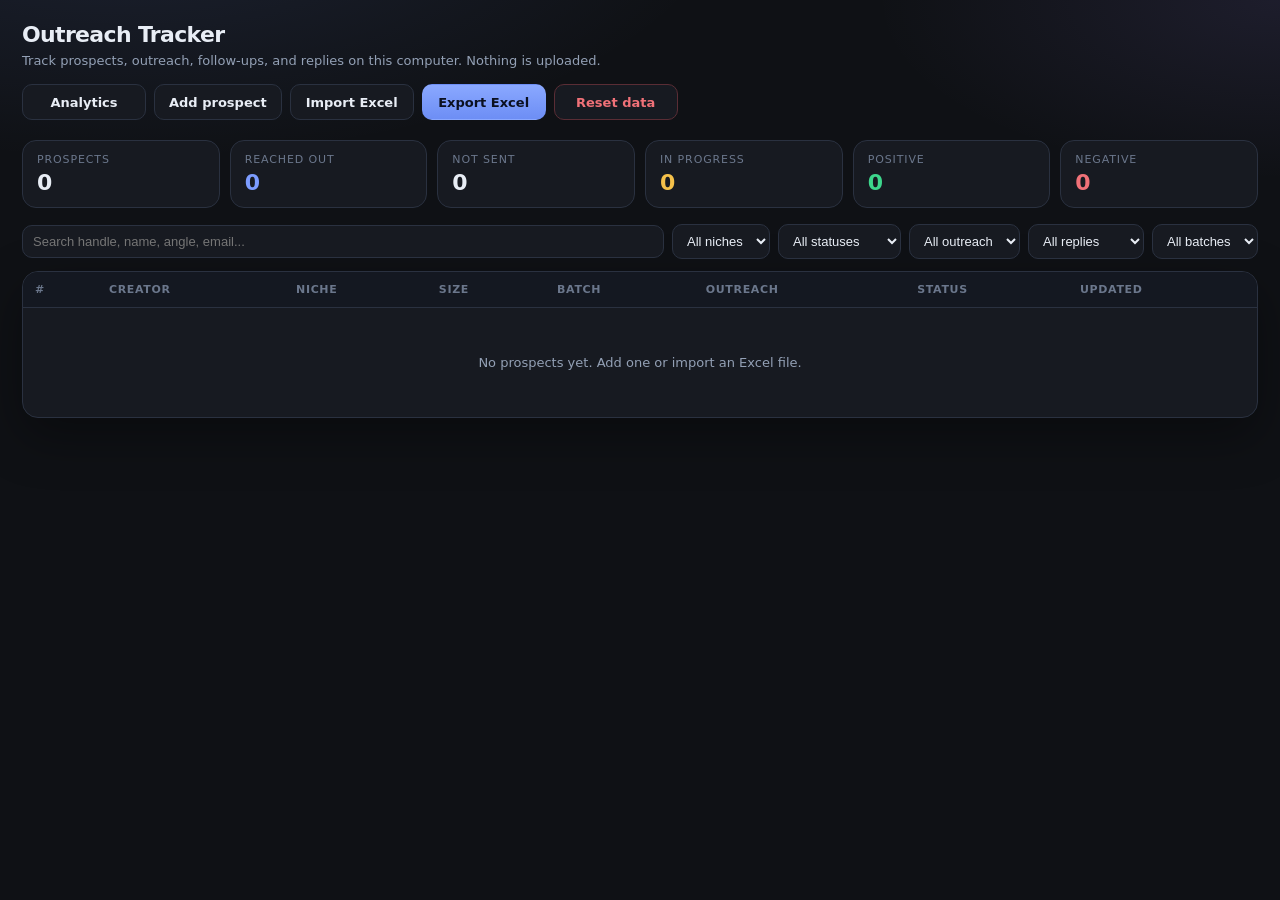
<file: index.html>
<!DOCTYPE html>
<html lang="en">
<head>
  <meta charset="UTF-8" />
  <meta name="viewport" content="width=device-width, initial-scale=1" />
  <title>Outreach Tracker</title>
  <link rel="icon" href="favicon.svg" type="image/svg+xml" />
  <link rel="stylesheet" href="styles.css" />
</head>
<body>
  <div class="app">
    <header class="topbar">
      <div class="brand">
        <h1>Outreach Tracker</h1>
        <p>Track prospects, outreach, follow-ups, and replies on this computer. Nothing is uploaded.</p>
      </div>
      <div class="actions">
        <a class="action" href="analytics.html">Analytics</a>
        <button type="button" class="action" id="addBtn">Add prospect</button>
        <label class="action file-btn">
          Import Excel
          <input id="importFile" type="file" accept=".xlsx,.xls,application/vnd.openxmlformats-officedocument.spreadsheetml.sheet,application/vnd.ms-excel" />
        </label>
        <button type="button" class="action primary" id="exportBtn">Export Excel</button>
        <button type="button" class="action danger" id="resetBtn">Reset data</button>
      </div>
    </header>

    <section class="stats" id="stats"></section>

    <div class="toolbar">
      <input id="q" type="search" placeholder="Search handle, name, angle, email..." />
      <select id="niche">
        <option value="all">All niches</option>
        <option value="Wealth">Wealth</option>
        <option value="Health">Health</option>
        <option value="Relationships">Relationships</option>
      </select>
      <select id="status">
        <option value="all">All statuses</option>
        <option value="not_contacted">Not contacted</option>
        <option value="in_progress">In progress</option>
        <option value="positive">Positive</option>
        <option value="negative">Negative</option>
      </select>
      <select id="outreach">
        <option value="all">All outreach</option>
        <option value="sent">Sent</option>
        <option value="unsent">Not sent</option>
      </select>
      <select id="responseFilter" aria-label="Filter by response">
        <option value="all">All replies</option>
        <option value="responded">Responded</option>
        <option value="not_responded">No response</option>
      </select>
      <select id="batch">
        <option value="all">All batches</option>
      </select>
    </div>

    <div class="table-wrap">
      <table>
        <thead>
          <tr>
            <th>#</th>
            <th>Creator</th>
            <th>Niche</th>
            <th class="hide-sm">Size</th>
            <th>Batch</th>
            <th>Outreach</th>
            <th>Status</th>
            <th class="hide-sm">Updated</th>
          </tr>
        </thead>
        <tbody id="tbody"></tbody>
      </table>
    </div>
  </div>

  <div class="drawer-backdrop" id="backdrop"></div>
  <aside class="drawer" id="drawer"></aside>

  <div class="modal-backdrop" id="formBackdrop" hidden>
    <div class="modal" role="dialog" aria-modal="true" aria-labelledby="formTitle">
      <div class="modal-head">
        <h2 id="formTitle">Add prospect</h2>
        <button type="button" class="ghost" id="closeFormBtn">Close</button>
      </div>
      <form id="prospectForm" class="modal-body" novalidate>
        <input type="hidden" name="id" />

        <p class="form-hint">Fields marked <span class="req">*</span> are required. Everything else is optional.</p>

        <div class="field-wrap" id="batchChoiceWrap" hidden>
          <span class="choice-label">Batch</span>
          <div class="choice-row" id="batchChoices"></div>
        </div>
        <div class="field-wrap" id="batchReadout" hidden>
          <span class="choice-label">Batch</span>
          <p class="batch-readout" id="batchReadoutText"></p>
        </div>

        <div class="form-grid">
          <div class="field-wrap">
            <label for="fHandle">Handle <span class="req">*</span></label>
            <input class="field" id="fHandle" name="handle" required placeholder="username or pasted Instagram URL" />
            <div class="url-preview" id="urlPreview">Profile URL will appear from the handle</div>
          </div>
          <div class="field-wrap">
            <label for="fName">Name <span class="req">*</span></label>
            <input class="field" id="fName" name="name" required placeholder="Full or display name" />
          </div>
          <div class="field-wrap">
            <label for="fNiche">Niche <span class="req">*</span></label>
            <input class="field" id="fNiche" name="niche" required list="nicheList" placeholder="e.g. Wealth, Health, Relationships" />
            <datalist id="nicheList">
              <option value="Wealth"></option>
              <option value="Health"></option>
              <option value="Relationships"></option>
            </datalist>
          </div>
          <div class="field-wrap">
            <label for="fEmail">Email <span class="opt">optional</span></label>
            <input class="field" id="fEmail" name="email" type="email" placeholder="name@email.com" />
          </div>
          <div class="field-wrap">
            <label for="fSpecialty">Specialty <span class="opt">optional</span></label>
            <input class="field" id="fSpecialty" name="specialty" placeholder="What they are known for" />
          </div>
          <div class="field-wrap">
            <label for="fFollowers">Followers <span class="opt">optional</span></label>
            <input class="field" id="fFollowers" name="followers" placeholder="e.g. 36K" />
          </div>
          <div class="field-wrap">
            <label for="fSize">Audience size <span class="opt">optional</span></label>
            <select class="field" id="fSize" name="size">
              <option value="">—</option>
              <option value="Nano">Nano</option>
              <option value="Micro">Micro</option>
              <option value="Mid">Mid</option>
              <option value="Macro">Macro</option>
            </select>
          </div>
          <div class="field-wrap">
            <label for="fConfidence">Confidence <span class="opt">optional</span></label>
            <select class="field" id="fConfidence" name="confidence">
              <option value="">—</option>
              <option value="High">High</option>
              <option value="Med">Med</option>
              <option value="Low">Low</option>
            </select>
          </div>
          <div class="field-wrap">
            <label for="fStatus">Status <span class="opt">optional</span></label>
            <select class="field" id="fStatus" name="status">
              <option value="not_contacted">Not contacted</option>
              <option value="in_progress">In progress</option>
              <option value="positive">Positive</option>
              <option value="negative">Negative</option>
            </select>
          </div>
        </div>

        <div class="field-wrap">
          <label class="check">
            <input type="checkbox" id="fOutreachSent" name="outreachSent" />
            Outreach already sent
          </label>
        </div>

        <div class="field-wrap">
          <label for="fWhyFits">Why they fit <span class="opt">optional</span></label>
          <textarea id="fWhyFits" name="whyFits" placeholder="Why this person is a good prospect"></textarea>
        </div>
        <div class="field-wrap">
          <label for="fNoPaid">Current offers / monetization notes <span class="opt">optional</span></label>
          <textarea id="fNoPaid" name="noPaidOffer" placeholder="Courses, coaching, affiliates, none found, etc."></textarea>
        </div>
        <div class="field-wrap">
          <label for="fAngle">Offer angle <span class="opt">optional</span></label>
          <textarea id="fAngle" name="mosAngle" placeholder="How you would work with them or what you would pitch"></textarea>
        </div>
        <div class="field-wrap">
          <label for="fNotes">Notes <span class="opt">optional</span></label>
          <textarea id="fNotes" name="notes" placeholder="Anything else"></textarea>
        </div>

        <div class="modal-actions">
          <button type="button" class="ghost" id="cancelFormBtn">Cancel</button>
          <button type="submit" class="primary" id="saveFormBtn">Save prospect</button>
        </div>
      </form>
    </div>
  </div>

  <div class="modal-backdrop" id="importBackdrop" hidden>
    <div class="modal import-modal" role="dialog" aria-modal="true" aria-labelledby="importTitle">
      <div class="modal-head">
        <h2 id="importTitle">Import prospects</h2>
        <button type="button" class="ghost" id="importCancelBtn">Close</button>
      </div>
      <div class="modal-body">
        <p class="form-hint" id="importSummary"></p>
        <div class="field-wrap" id="importBatchWrap">
          <span class="choice-label">Where should new people go?</span>
          <div class="choice-row" id="importBatchChoices"></div>
          <p class="form-hint" id="importBatchHint"></p>
        </div>
        <div class="modal-actions">
          <button type="button" class="ghost" id="importDismissBtn">Cancel</button>
          <button type="button" id="importMergeBtn">Merge</button>
          <button type="button" class="primary" id="importReplaceBtn">Replace list</button>
        </div>
      </div>
    </div>
  </div>

  <div class="toast" id="toast"></div>

  <script src="xlsx.full.min.js"></script>
  <script src="app.js"></script>
</body>
</html>
</file>
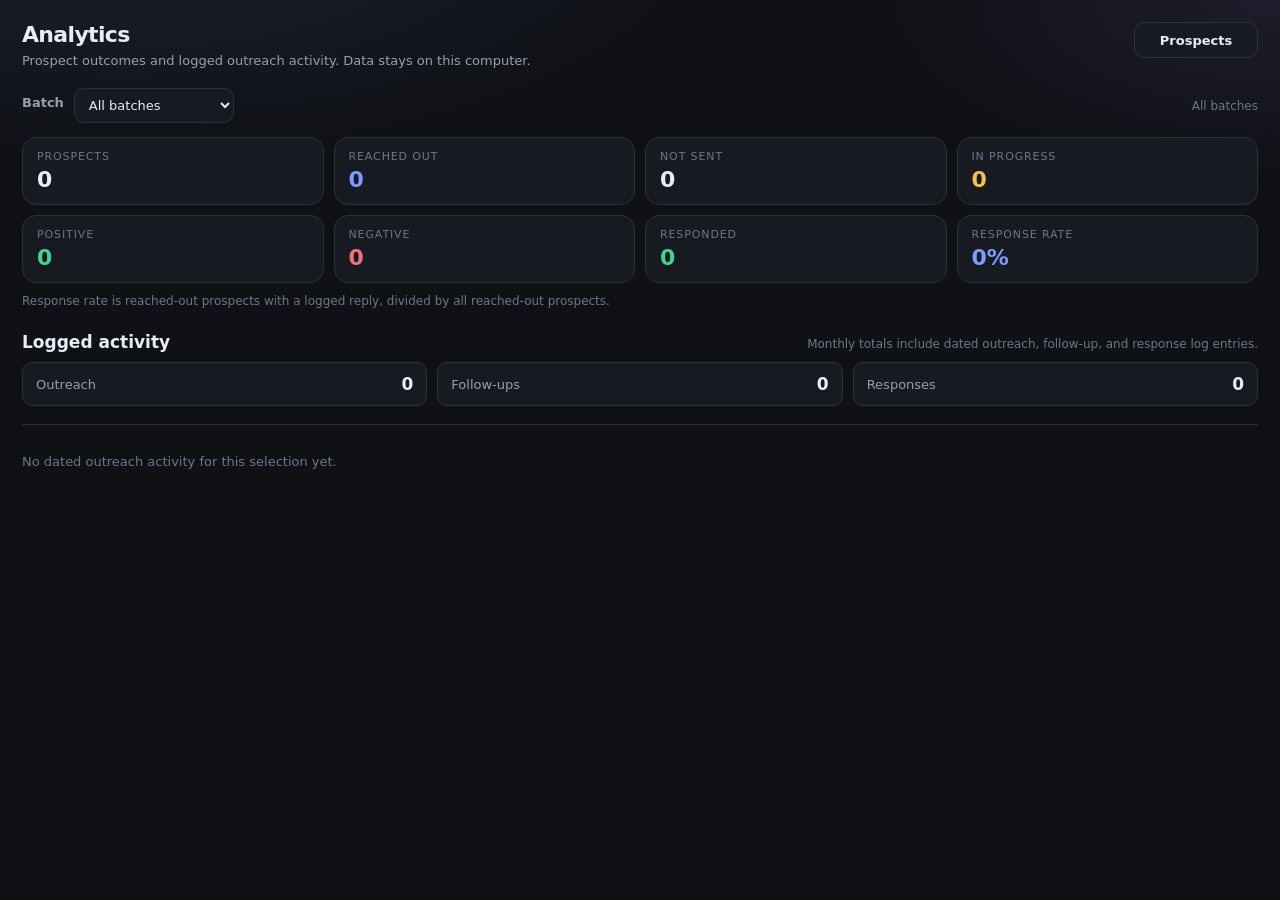
<file: analytics.html>
<!DOCTYPE html>
<html lang="en">
<head>
  <meta charset="UTF-8" />
  <meta name="viewport" content="width=device-width, initial-scale=1" />
  <title>Analytics | Outreach Tracker</title>
  <link rel="icon" href="favicon.svg" type="image/svg+xml" />
  <link rel="stylesheet" href="styles.css" />
</head>
<body>
  <main class="app">
    <header class="topbar">
      <div class="brand">
        <h1>Analytics</h1>
        <p>Prospect outcomes and logged outreach activity. Data stays on this computer.</p>
      </div>
      <div class="actions">
        <a class="action" href="index.html">Prospects</a>
      </div>
    </header>

    <section class="analytics-controls" aria-label="Analytics filters">
      <label for="analyticsBatch">Batch</label>
      <select id="analyticsBatch">
        <option value="all">All batches</option>
      </select>
      <span class="analytics-scope" id="analyticsScope" aria-live="polite">All batches</span>
    </section>

    <section class="stats analytics-metrics" id="analyticsMetrics" aria-label="Prospect metrics" aria-live="polite"></section>
    <p class="analytics-note">Response rate is reached-out prospects with a logged reply, divided by all reached-out prospects.</p>

    <section class="analytics-activity" aria-labelledby="activityTitle">
      <div class="analytics-section-head">
        <h2 id="activityTitle">Logged activity</h2>
        <p>Monthly totals include dated outreach, follow-up, and response log entries.</p>
      </div>
      <div class="activity-totals" id="activityTotals" aria-live="polite"></div>
      <div class="activity-chart" id="activityChart" aria-live="polite"></div>
    </section>
  </main>

  <script src="analytics.js"></script>
</body>
</html>
</file>
<file: styles.css>
:root {
  --bg: #0f1115;
  --bg-elev: #171a21;
  --bg-elev-2: #1e232c;
  --line: #2a3140;
  --text: #e8edf5;
  --muted: #93a0b5;
  --faint: #6b778c;
  --accent: #7c9cff;
  --accent-2: #9b87f5;
  --good: #3dd68c;
  --warn: #f5c14a;
  --bad: #f07178;
  --wealth: #7c9cff;
  --health: #3dd68c;
  --rel: #f0a6ca;
  --shadow: 0 18px 50px rgba(0, 0, 0, 0.35);
  --radius: 14px;
  font-synthesis: none;
}

* { box-sizing: border-box; }
html, body { margin: 0; padding: 0; }
body {
  font-family: "Segoe UI", Inter, system-ui, -apple-system, sans-serif;
  background:
    radial-gradient(1200px 500px at 10% -10%, rgba(124, 156, 255, 0.12), transparent 50%),
    radial-gradient(900px 400px at 100% 0%, rgba(155, 135, 245, 0.10), transparent 45%),
    var(--bg);
  color: var(--text);
  min-height: 100vh;
}

.app {
  max-width: 1440px;
  margin: 0 auto;
  padding: 22px 22px 60px;
}

.topbar {
  display: flex;
  align-items: flex-start;
  justify-content: space-between;
  gap: 16px;
  margin-bottom: 20px;
  flex-wrap: wrap;
}
.brand h1 {
  margin: 0;
  font-size: 22px;
  letter-spacing: -0.03em;
  font-weight: 700;
}
.brand p {
  margin: 6px 0 0;
  color: var(--muted);
  font-size: 13px;
}
.actions {
  display: flex;
  align-items: center;
  justify-content: flex-end;
  gap: 8px;
  flex-wrap: wrap;
  min-width: 0;
  max-width: 100%;
}
.actions .action {
  appearance: none;
  -webkit-appearance: none;
  display: inline-flex;
  align-items: center;
  justify-content: center;
  height: 36px;
  margin: 0;
  padding: 0 14px;
  border: 1px solid var(--line);
  border-radius: 10px;
  background: var(--bg-elev);
  color: var(--text);
  font-family: inherit;
  font-size: 13px;
  font-weight: 600;
  line-height: 1;
  letter-spacing: 0;
  white-space: nowrap;
  min-width: 124px;
  cursor: pointer;
  transition: border-color 0.15s ease, background 0.15s ease, filter 0.15s ease;
}
.actions .action:hover {
  border-color: #3d4960;
  background: var(--bg-elev-2);
}
.actions .action.primary {
  background: linear-gradient(180deg, #8aa8ff, #6d8ef5);
  border-color: transparent;
  color: #0b1020;
}
.actions .action.primary:hover {
  background: linear-gradient(180deg, #8aa8ff, #6d8ef5);
  border-color: transparent;
  filter: brightness(1.05);
}
.actions .action.danger {
  color: var(--bad);
  border-color: #5a2d35;
}
.actions .action.danger:hover {
  background: rgba(240, 113, 120, 0.08);
  border-color: #7a3a44;
}
.actions .file-btn {
  position: relative;
  overflow: hidden;
}
/* Overlay the label. display:none stops this picker from opening on mobile Safari. */
.actions .file-btn input[type="file"] {
  position: absolute;
  inset: 0;
  width: 100%;
  height: 100%;
  margin: 0;
  padding: 0;
  border: 0;
  opacity: 0;
  cursor: pointer;
  font-size: 16px;
  min-width: 0;
}

button, .btn {
  appearance: none;
  font-family: inherit;
  border: 1px solid var(--line);
  background: var(--bg-elev);
  color: var(--text);
  border-radius: 10px;
  padding: 8px 12px;
  font-size: 13px;
  line-height: 1.2;
  cursor: pointer;
  transition: 0.15s ease;
}
button:hover, .btn:hover { border-color: #3d4960; background: var(--bg-elev-2); }
button.primary {
  background: linear-gradient(180deg, #8aa8ff, #6d8ef5);
  border-color: transparent;
  color: #0b1020;
  font-weight: 600;
}
button.primary:hover { filter: brightness(1.05); }
button.ghost { background: transparent; }
button.danger { color: var(--bad); border-color: #5a2d35; }

.stats {
  display: grid;
  grid-template-columns: repeat(6, minmax(120px, 1fr));
  gap: 10px;
  margin-bottom: 16px;
}
.stat {
  background: var(--bg-elev);
  border: 1px solid var(--line);
  border-radius: var(--radius);
  padding: 12px 14px;
}
.stat .k { color: var(--faint); font-size: 11px; text-transform: uppercase; letter-spacing: 0.08em; }
.stat .v { font-size: 22px; font-weight: 700; margin-top: 4px; }
.stat.good .v { color: var(--good); }
.stat.warn .v { color: var(--warn); }
.stat.bad .v { color: var(--bad); }
.stat.info .v { color: var(--accent); }
.actions .action { text-decoration: none; }

.analytics-controls {
  display: flex;
  align-items: center;
  gap: 10px;
  margin-bottom: 14px;
}
.analytics-controls label {
  color: var(--muted);
  font-size: 13px;
  font-weight: 600;
}
.analytics-controls select {
  min-width: 160px;
  background: var(--bg-elev);
  border: 1px solid var(--line);
  border-radius: 10px;
  color: var(--text);
  font: inherit;
  font-size: 13px;
  padding: 8px 10px;
}
.analytics-scope {
  margin-left: auto;
  color: var(--faint);
  font-size: 12px;
}
.analytics-metrics.stats {
  grid-template-columns: repeat(4, minmax(0, 1fr));
}
.analytics-note {
  margin: -5px 0 18px;
  color: var(--faint);
  font-size: 12px;
}
.analytics-activity {
  margin-top: 24px;
}
.analytics-section-head {
  display: flex;
  align-items: baseline;
  justify-content: space-between;
  gap: 16px;
  margin-bottom: 10px;
}
.analytics-section-head h2 {
  margin: 0;
  font-size: 17px;
}
.analytics-section-head p {
  margin: 0;
  color: var(--faint);
  font-size: 12px;
}
.activity-totals {
  display: grid;
  grid-template-columns: repeat(3, minmax(0, 1fr));
  gap: 10px;
  margin-bottom: 18px;
}
.activity-total {
  display: flex;
  justify-content: space-between;
  align-items: center;
  padding: 11px 13px;
  border: 1px solid var(--line);
  border-radius: 10px;
  background: var(--bg-elev);
  color: var(--muted);
  font-size: 13px;
}
.activity-total strong {
  color: var(--text);
  font-size: 17px;
}
.activity-chart {
  border-top: 1px solid var(--line);
}
.activity-month {
  display: grid;
  grid-template-columns: minmax(100px, 0.6fr) minmax(0, 3fr);
  gap: 16px;
  align-items: center;
  padding: 13px 4px;
  border-bottom: 1px solid var(--line);
}
.activity-month-label {
  color: var(--text);
  font-size: 13px;
  font-weight: 600;
}
.activity-series {
  display: grid;
  grid-template-columns: repeat(3, minmax(0, 1fr));
  gap: 16px;
}
.activity-series-item {
  display: grid;
  grid-template-columns: minmax(52px, auto) minmax(16px, 1fr) 24px;
  gap: 7px;
  align-items: center;
  min-width: 0;
  color: var(--faint);
  font-size: 11px;
}
.activity-series-item strong {
  color: var(--muted);
  font-size: 12px;
  text-align: right;
}
.activity-track {
  height: 6px;
  overflow: hidden;
  border-radius: 4px;
  background: var(--bg-elev-2);
}
.activity-bar {
  height: 100%;
  border-radius: inherit;
}
.activity-bar.outreach { background: var(--accent); }
.activity-bar.followup { background: var(--warn); }
.activity-bar.response { background: var(--good); }
.analytics-empty {
  padding: 16px 0;
  color: var(--faint);
  font-size: 13px;
}

.toolbar {
  display: flex;
  gap: 8px;
  flex-wrap: wrap;
  margin-bottom: 12px;
  align-items: center;
}
.toolbar input, .toolbar select {
  background: var(--bg-elev);
  border: 1px solid var(--line);
  color: var(--text);
  border-radius: 10px;
  padding: 8px 10px;
  font-size: 13px;
}
.toolbar input { min-width: 240px; flex: 1; }
.hint { color: var(--faint); font-size: 12px; margin-left: auto; }

.table-wrap {
  background: var(--bg-elev);
  border: 1px solid var(--line);
  border-radius: 16px;
  overflow: hidden;
  box-shadow: var(--shadow);
}
table { width: 100%; border-collapse: collapse; }
th, td {
  text-align: left;
  padding: 11px 12px;
  border-bottom: 1px solid var(--line);
  font-size: 13px;
  vertical-align: top;
}
th {
  color: var(--faint);
  font-weight: 600;
  font-size: 11px;
  letter-spacing: 0.06em;
  text-transform: uppercase;
  background: #141821;
  position: sticky;
  top: 0;
}
tr:last-child td { border-bottom: none; }
tbody tr { cursor: pointer; }
tbody tr:hover { background: rgba(124, 156, 255, 0.06); }
tbody tr.active { background: rgba(124, 156, 255, 0.10); }

.handle { font-weight: 650; }
.handle span { display: block; color: var(--muted); font-weight: 400; font-size: 12px; margin-top: 2px; }
.mono { font-variant-numeric: tabular-nums; }

.badge {
  display: inline-flex;
  align-items: center;
  gap: 6px;
  border-radius: 999px;
  padding: 3px 8px;
  font-size: 11px;
  font-weight: 650;
  border: 1px solid transparent;
  white-space: nowrap;
}
.badge.Wealth { background: rgba(124,156,255,.12); color: #b7c8ff; }
.badge.Health { background: rgba(61,214,140,.12); color: #8be8b6; }
.badge.Relationships { background: rgba(240,166,202,.12); color: #f7c4dc; }
.badge.High { background: rgba(61,214,140,.12); color: #8be8b6; }
.badge.Med { background: rgba(245,193,74,.12); color: #f5d48a; }
.badge.Low { background: rgba(240,113,120,.12); color: #f5a0a5; }
.badge.Macro { background: rgba(155,135,245,.12); color: #cbbfff; }
.badge.Micro { background: rgba(255,255,255,.06); color: #c9d3e3; }
.badge.positive { background: rgba(61,214,140,.14); color: #8be8b6; }
.badge.negative { background: rgba(240,113,120,.14); color: #f5a0a5; }
.badge.in_progress { background: rgba(245,193,74,.14); color: #f5d48a; }
.badge.not_contacted { background: rgba(255,255,255,.06); color: #a9b4c7; }
.badge.sent { background: rgba(124,156,255,.14); color: #b7c8ff; }
.badge.unsent { background: rgba(255,255,255,.05); color: #93a0b5; }

.drawer-backdrop {
  position: fixed; inset: 0;
  background: rgba(6,8,12,.55);
  display: none;
  z-index: 20;
}
.drawer-backdrop.show { display: block; }
.drawer {
  position: fixed; top: 0; right: 0; height: 100%;
  width: min(560px, 100%);
  max-width: 100%;
  min-width: 0;
  background: #12161d;
  border-left: 1px solid var(--line);
  z-index: 30;
  transform: translateX(110%);
  transition: transform .22s ease;
  display: flex; flex-direction: column;
}
.drawer.show { transform: translateX(0); }
.drawer-head {
  padding: 18px 18px 12px;
  border-bottom: 1px solid var(--line);
  min-width: 0;
}
.drawer-head-row {
  display: flex;
  justify-content: space-between;
  align-items: flex-start;
  gap: 10px;
  flex-wrap: wrap;
}
.drawer-head-row > div:first-child {
  min-width: 0;
  flex: 1 1 140px;
}
.drawer-head h2 { margin: 0; font-size: 18px; overflow-wrap: anywhere; }
.drawer-head .sub { color: var(--muted); font-size: 13px; margin-top: 4px; overflow-wrap: anywhere; }
.drawer-actions {
  display: flex;
  gap: 8px;
  flex-wrap: wrap;
  margin-left: auto;
}
button.danger:hover {
  background: rgba(240, 113, 120, 0.08);
  border-color: #7a3a44;
}
.drawer-body { padding: 16px 18px 30px; overflow: auto; flex: 1; }
.meta-grid {
  display: grid;
  grid-template-columns: 1fr 1fr;
  gap: 8px;
  margin: 12px 0 16px;
}
.meta {
  background: var(--bg-elev);
  border: 1px solid var(--line);
  border-radius: 10px;
  padding: 8px 10px;
}
.meta .k { color: var(--faint); font-size: 10px; text-transform: uppercase; letter-spacing: .07em; }
.meta .v { margin-top: 3px; font-size: 13px; word-break: break-word; }
.block { margin-bottom: 14px; }
.block h3 { margin: 0 0 6px; font-size: 12px; color: var(--faint); text-transform: uppercase; letter-spacing: .07em; }
.block p { margin: 0; color: var(--text); font-size: 13.5px; line-height: 1.5; }

label { display: block; font-size: 12px; color: var(--muted); margin-bottom: 6px; }
textarea, select.field, input.field {
  width: 100%;
  background: var(--bg-elev);
  border: 1px solid var(--line);
  color: var(--text);
  border-radius: 10px;
  padding: 9px 10px;
  font: inherit;
  font-size: 13px;
}
textarea { min-height: 90px; resize: vertical; }
.row-actions { display: flex; gap: 8px; margin-top: 8px; flex-wrap: wrap; }

.activity { list-style: none; margin: 0; padding: 0; }
.activity li {
  border: 1px solid var(--line);
  background: var(--bg-elev);
  border-radius: 12px;
  padding: 10px 12px;
  margin-bottom: 8px;
}
.activity .top {
  display: flex; justify-content: space-between; gap: 8px; align-items: center;
  margin-bottom: 6px;
}
.activity .when { color: var(--faint); font-size: 11px; }
.activity .body { white-space: pre-wrap; font-size: 13px; line-height: 1.45; }
.activity .del {
  border: none; background: transparent; color: var(--faint); padding: 0 4px; font-size: 12px;
}

.empty {
  text-align: center; color: var(--muted); padding: 36px 12px;
}

.toast {
  position: fixed; bottom: 18px; right: 18px;
  background: #1b2230; border: 1px solid var(--line);
  color: var(--text); padding: 10px 14px; border-radius: 10px;
  display: none; z-index: 50; font-size: 13px;
}
.toast.show { display: block; }

.modal-backdrop {
  position: fixed;
  inset: 0;
  z-index: 40;
  background: rgba(6, 8, 12, 0.62);
  display: flex;
  align-items: center;
  justify-content: center;
  padding: 18px;
}
.modal-backdrop[hidden] { display: none; }
.modal {
  width: min(760px, 100%);
  max-height: min(92vh, 900px);
  overflow: auto;
  background: #12161d;
  border: 1px solid var(--line);
  border-radius: 16px;
  box-shadow: var(--shadow);
}
.modal.import-modal { width: min(480px, 100%); }
.modal-head {
  display: flex;
  justify-content: space-between;
  align-items: center;
  gap: 12px;
  padding: 16px 18px 10px;
  border-bottom: 1px solid var(--line);
  position: sticky;
  top: 0;
  background: #12161d;
  z-index: 1;
}
.modal-head h2 { margin: 0; font-size: 18px; }
.modal-body { padding: 16px 18px 20px; }
.form-hint { margin: 0 0 14px; color: var(--muted); font-size: 13px; }
.req { color: var(--bad); font-weight: 700; }
.opt {
  color: var(--faint);
  font-weight: 500;
  font-size: 11px;
  text-transform: none;
  letter-spacing: 0;
  margin-left: 4px;
}
.form-grid {
  display: grid;
  grid-template-columns: 1fr 1fr;
  gap: 12px;
}
.field-wrap { margin-bottom: 12px; }
.field-wrap label { margin-bottom: 6px; }
label.check {
  display: flex;
  align-items: center;
  gap: 8px;
  color: var(--text);
  font-size: 13px;
}
.choice-label {
  display: block;
  font-size: 12px;
  color: var(--muted);
  margin-bottom: 6px;
}
.choice-row {
  display: flex;
  flex-wrap: wrap;
  gap: 8px 16px;
}
.batch-readout {
  margin: 0;
  font-size: 13px;
}
.modal-actions {
  display: flex;
  justify-content: flex-end;
  gap: 8px;
  padding-top: 6px;
}
.field.error { border-color: var(--bad); }
.url-preview {
  margin-top: 6px;
  font-size: 12px;
  color: var(--accent);
  word-break: break-all;
}
.url-preview.empty { color: var(--faint); }

@media (max-width: 720px) {
  .topbar {
    flex-direction: column;
    align-items: stretch;
  }
  .actions {
    display: grid;
    grid-template-columns: minmax(0, 1fr) minmax(0, 1fr);
    width: 100%;
    justify-content: stretch;
  }
  .actions .action { width: 100%; min-width: 0; }
}
@media (max-width: 700px) {
  .form-grid { grid-template-columns: 1fr; }
}

@media (max-width: 980px) {
  .stats { grid-template-columns: repeat(3, 1fr); }
  .analytics-metrics.stats { grid-template-columns: repeat(4, minmax(0, 1fr)); }
  .hide-sm { display: none; }
}
@media (max-width: 640px) {
  .stats { grid-template-columns: repeat(2, 1fr); }
  .analytics-metrics.stats { grid-template-columns: repeat(2, minmax(0, 1fr)); }
  .app { padding: 14px; }
  .analytics-controls { flex-wrap: wrap; }
  .analytics-scope { margin-left: 0; width: 100%; }
  .analytics-section-head { align-items: flex-start; flex-direction: column; gap: 5px; }
  .activity-totals { grid-template-columns: 1fr; gap: 7px; }
  .activity-month { grid-template-columns: 1fr; gap: 10px; }
  .activity-series { grid-template-columns: 1fr; gap: 8px; }
}
</file>
